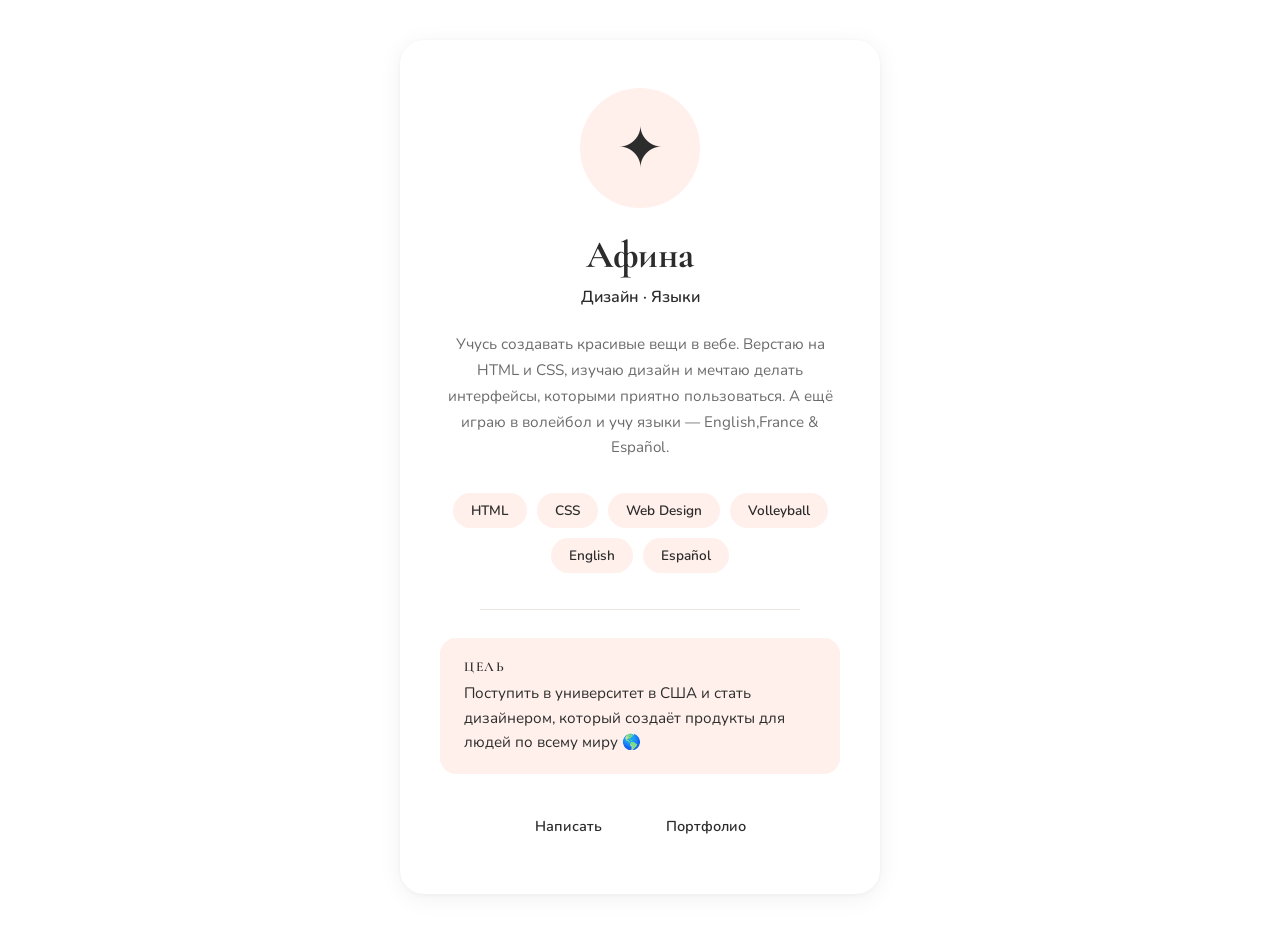
<file: index.html>
<!DOCTYPE html>
<html lang="ru">
<head>
  <meta charset="UTF-8">
  <meta name="viewport" content="width=device-width, initial-scale=1.0">
  <title>Афина — дизайнер и не только</title>

  <!-- Подключаем красивые шрифты из Google Fonts (бесплатно) -->
  <link href="https://fonts.googleapis.com/css2?family=Cormorant+Garamond:wght@400;600;700&family=Nunito:wght@400;600&display=swap" rel="stylesheet">

  <!-- Подключаем наш файл со стилями -->
  <link rel="stylesheet" href="style.css">
</head>
<body>

  <div class="card">

    <!-- Аватар: замени эмодзи на <img src="photo.jpg"> когда будет фото -->
    <div class="avatar">✦</div>

    <h1 class="name">Афина</h1>
    <p class="tagline">Дизайн · Языки</p>

    <p class="bio">
      
      Учусь создавать красивые вещи в вебе. Верстаю на HTML и CSS,
      изучаю дизайн и мечтаю делать интерфейсы, которыми приятно пользоваться.
      А ещё играю в волейбол и учу языки — English,France & Español.
    
    </p>

    <div class="tags">
      <span class="tag">HTML</span>
      <span class="tag">CSS</span>
      <span class="tag">Web Design</span>
      <span class="tag">Volleyball</span>
      <span class="tag">English</span>
      <span class="tag">Español</span>
    </div>

    <div class="divider"></div>

    <div class="dream">
      <div class="dream-label">Цель</div>
      <div class="dream-text">
        Поступить в университет в США и стать дизайнером,
        который создаёт продукты для людей по всему миру 🌎
      </div>
    </div>

    <div class="links">
      <a href="mailto:afina@example.com" class="link">Написать</a>
      <a href="portfolio.html" class="link">Портфолио</a>
    </div>

  </div>

</body>
</html>
</file>
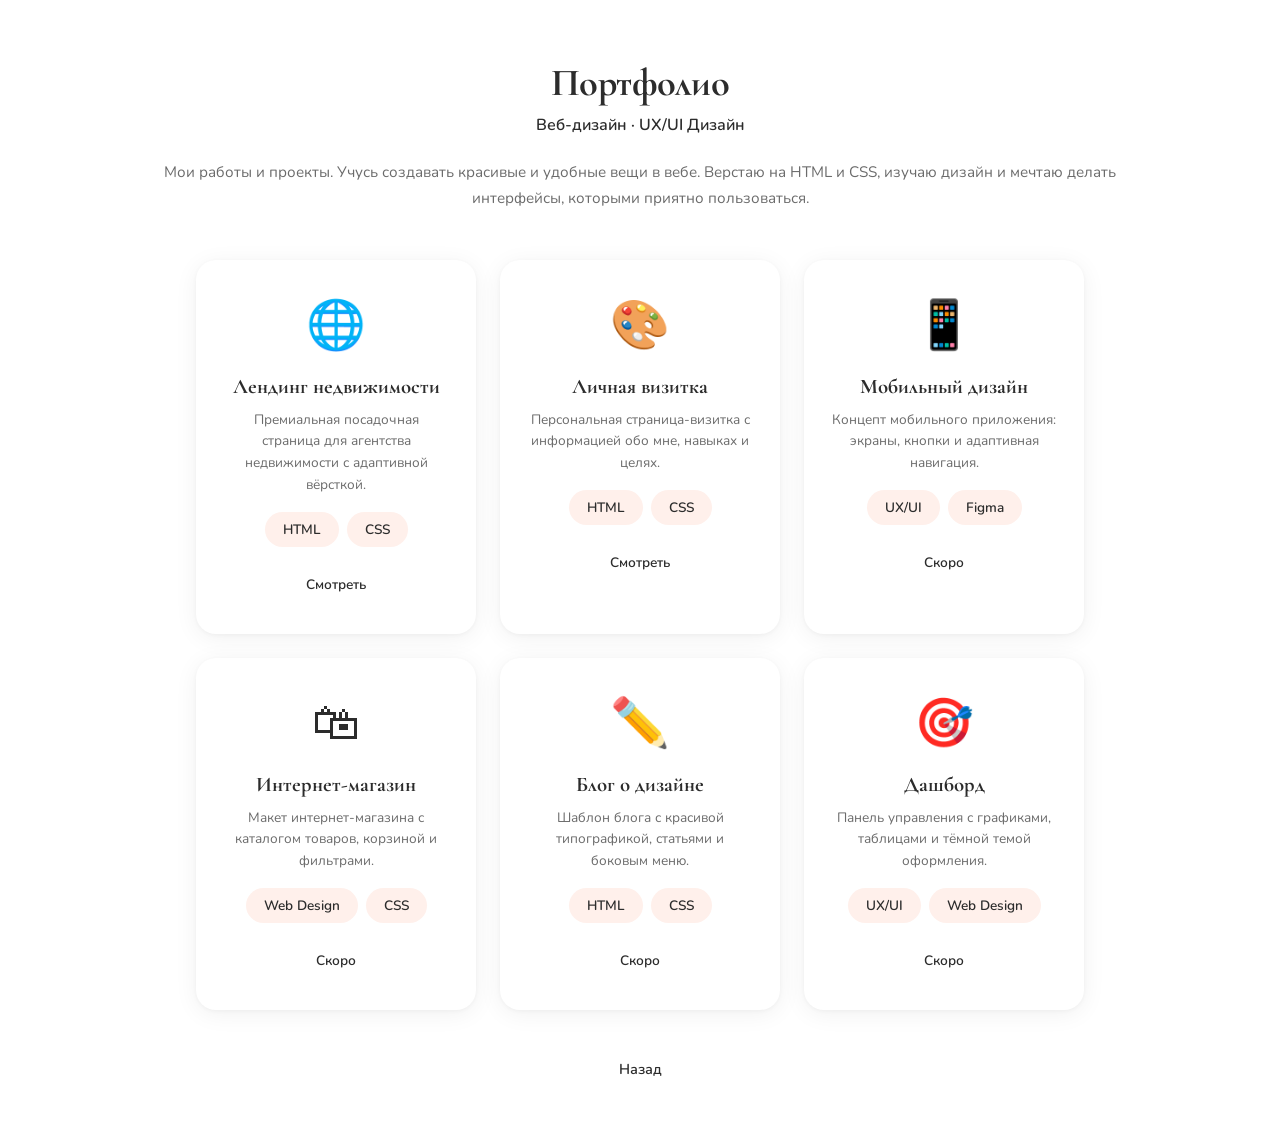
<file: portfolio.html>
<!DOCTYPE html>
<html lang="ru">
<head>
  <meta charset="UTF-8">
  <meta name="viewport" content="width=device-width, initial-scale=1.0">
  <title>Афина — Портфолио</title>

  <!-- Подключаем красивые шрифты из Google Fonts -->
  <link href="https://fonts.googleapis.com/css2?family=Cormorant+Garamond:wght@400;600;700&family=Nunito:wght@400;600&display=swap" rel="stylesheet">

  <!-- Подключаем наш файл со стилями -->
  <link rel="stylesheet" href="style.css">
</head>
<body>

  <!-- Обёртка всей страницы портфолио -->
  <div class="portfolio-page">

    <!-- Заголовок страницы -->
    <header class="portfolio-header">
      <h1 class="name">Портфолио</h1>
      <p class="tagline">Веб-дизайн · UX/UI Дизайн</p>
      <p class="bio">
        Мои работы и проекты. Учусь создавать красивые и удобные вещи в вебе.
        Верстаю на HTML и CSS, изучаю дизайн и мечтаю делать интерфейсы,
        которыми приятно пользоваться.
      </p>
    </header>

    <!-- Сетка карточек на флексах -->
    <div class="portfolio-grid">

      <!-- Карточка 1 -->
      <div class="portfolio-card">
        <div class="portfolio-card-icon">🌐</div>
        <h2 class="portfolio-card-title">Лендинг недвижимости</h2>
        <p class="portfolio-card-desc">
          Премиальная посадочная страница для агентства недвижимости с адаптивной вёрсткой.
        </p>
        <div class="portfolio-card-tags">
          <span class="tag">HTML</span>
          <span class="tag">CSS</span>
        </div>
        <a href="https://v0-premium-real-estate-landing-page.vercel.app/" class="portfolio-card-link">Смотреть</a>
      </div>

      <!-- Карточка 2 -->
      <div class="portfolio-card">
        <div class="portfolio-card-icon">🎨</div>
        <h2 class="portfolio-card-title">Личная визитка</h2>
        <p class="portfolio-card-desc">
          Персональная страница-визитка с информацией обо мне, навыках и целях.
        </p>
        <div class="portfolio-card-tags">
          <span class="tag">HTML</span>
          <span class="tag">CSS</span>
        </div>
        <a href="index.html" class="portfolio-card-link">Смотреть</a>
      </div>

      <!-- Карточка 3 -->
      <div class="portfolio-card">
        <div class="portfolio-card-icon">📱</div>
        <h2 class="portfolio-card-title">Мобильный дизайн</h2>
        <p class="portfolio-card-desc">
          Концепт мобильного приложения: экраны, кнопки и адаптивная навигация.
        </p>
        <div class="portfolio-card-tags">
          <span class="tag">UX/UI</span>
          <span class="tag">Figma</span>
        </div>
        <a href="#" class="portfolio-card-link">Скоро</a>
      </div>

      <!-- Карточка 4 -->
      <div class="portfolio-card">
        <div class="portfolio-card-icon">🛍</div>
        <h2 class="portfolio-card-title">Интернет-магазин</h2>
        <p class="portfolio-card-desc">
          Макет интернет-магазина с каталогом товаров, корзиной и фильтрами.
        </p>
        <div class="portfolio-card-tags">
          <span class="tag">Web Design</span>
          <span class="tag">CSS</span>
        </div>
        <a href="#" class="portfolio-card-link">Скоро</a>
      </div>

      <!-- Карточка 5 -->
      <div class="portfolio-card">
        <div class="portfolio-card-icon">✏️</div>
        <h2 class="portfolio-card-title">Блог о дизайне</h2>
        <p class="portfolio-card-desc">
          Шаблон блога с красивой типографикой, статьями и боковым меню.
        </p>
        <div class="portfolio-card-tags">
          <span class="tag">HTML</span>
          <span class="tag">CSS</span>
        </div>
        <a href="#" class="portfolio-card-link">Скоро</a>
      </div>

      <!-- Карточка 6 -->
      <div class="portfolio-card">
        <div class="portfolio-card-icon">🎯</div>
        <h2 class="portfolio-card-title">Дашборд</h2>
        <p class="portfolio-card-desc">
          Панель управления с графиками, таблицами и тёмной темой оформления.
        </p>
        <div class="portfolio-card-tags">
          <span class="tag">UX/UI</span>
          <span class="tag">Web Design</span>
        </div>
        <a href="#" class="portfolio-card-link">Скоро</a>
      </div>

    </div>

    <!-- Кнопка назад -->
    <div class="portfolio-back">
      <a href="index.html" class="link">Назад</a>
    </div>

  </div>

</body>
</html>
</file>
<file: style.css>
/* ============================================
   ПЕРЕМЕННЫЕ — меняй цвета здесь, 
   и они изменятся ВЕЗДЕ на странице
   ============================================ */
:root {
  --color-bg: CEDADA;           /* фон страницы */
  --color-card: #ffffff;          /* фон карточки */
  --color-accent: CFFFE5;        /* акцентный цвет (бирюзовый) */
  --color-accent-light: #fff0eb;  /* светлый акцент для фона */
  --color-text: #2c2c2c;          /* основной текст */
  --color-text-light: #6b6b6b;   /* второстепенный текст */
  --color-border: #eee5dc;        /* рамки и линии */

  --font-heading: 'Cormorant Garamond', Georgia, serif;  /* шрифт заголовков */
  --font-body: 'Nunito', sans-serif;                      /* шрифт текста */
}

/* ============================================
   СБРОС — убираем стандартные отступы браузера
   ============================================ */
* {
  margin: 0;
  padding: 0;
  box-sizing: border-box;
}

/* ============================================
   BODY — основа страницы
   ============================================ */
body {
  font-family: var(--font-body);
  background-color: var(--color-bg);
  color: var(--color-text);
  min-height: 100vh;

  /* flexbox — центрируем карточку по центру экрана */
  display: flex;
  justify-content: center;   /* по горизонтали */
  align-items: center;       /* по вертикали */
  padding: 40px 20px;
}


/* ============================================
   КАРТОЧКА — главный блок
   ============================================ */
.card {
  background: var(--color-card);
  border-radius: 24px;
  max-width: 480px;
  width: 100%;
  padding: 48px 40px;
  text-align: center;

  /* тень — делает карточку «объёмной» */
  box-shadow:
    0 4px 24px rgba(0, 0, 0, 0.06),
    0 1px 4px rgba(0, 0, 0, 0.04);

  /* анимация появления при загрузке */
  animation: fadeUp 0.8s ease-out;
}

/* Анимация: карточка плавно появляется снизу */
@keyframes fadeUp {
  from {
    opacity: 0;
    transform: translateY(30px);
  }
  to {
    opacity: 1;
    transform: translateY(0);
  }
}

/* ============================================
   АВАТАР — круглое фото/эмодзи
   ============================================ */
.avatar {
  width: 120px;
  height: 120px;
  border-radius: 50%;          /* делает круг из квадрата */
  background: var(--color-accent-light);
  margin: 0 auto 24px;        /* auto по бокам = центрирование */

  /* центрируем содержимое (эмодзи) */
  display: flex;
  justify-content: center;
  align-items: center;
  font-size: 56px;

  /* рамка вокруг аватара */
  border: 3px solid var(--color-accent);
}

/* ============================================
   ТИПОГРАФИКА — заголовки и текст
   ============================================ */
.name {
  font-family: var(--font-heading);
  font-size: 2.4rem;
  font-weight: 700;
  color: var(--color-text);
  margin-bottom: 8px;
  letter-spacing: -0.5px;    /* чуть сближаем буквы — приём дизайнеров */
}

.tagline {
  font-size: 1rem;
  color: var(--color-accent);
  font-weight: 600;
  margin-bottom: 24px;
}

.bio {
  font-size: 0.95rem;
  line-height: 1.7;           /* межстрочный интервал — чем больше, тем легче читать */
  color: var(--color-text-light);
  margin-bottom: 32px;
}

/* ============================================
   ТЕГИ — навыки и интересы
   ============================================ */
.tags {
  display: flex;
  flex-wrap: wrap;             /* переносит теги на новую строку если не влезают */
  justify-content: center;
  gap: 10px;                   /* расстояние между тегами */
  margin-bottom: 36px;
}

.tag {
  background: var(--color-accent-light);
  color: var(--color-accent);
  padding: 8px 18px;
  border-radius: 50px;        /* «таблетка» — большой border-radius на маленьком элементе */
  font-size: 0.85rem;
  font-weight: 600;

  /* плавный переход при наведении */
  transition: all 0.3s ease;
}

/* Эффект при наведении мыши */
.tag:hover {
  background: var(--color-accent);
  color: white;
  transform: translateY(-2px);  /* чуть подпрыгивает вверх */
}

/* ============================================
   РАЗДЕЛИТЕЛЬ
   ============================================ */
.divider {
  height: 1px;
  background: var(--color-border);
  margin: 0 40px 28px;
}

/* ============================================
   ЦЕЛЬ / МЕЧТА — выделенный блок
   ============================================ */
.dream {
  background: var(--color-accent-light);
  border-radius: 16px;
  padding: 20px 24px;
  margin-bottom: 32px;
  border-left: 4px solid var(--color-accent);  /* цветная полоска слева */
  text-align: left;
}

.dream-label {
  font-family: var(--font-heading);
  font-size: 0.85rem;
  font-weight: 600;
  color: var(--color-accent);
  text-transform: uppercase;   /* ЗАГЛАВНЫЕ БУКВЫ */
  letter-spacing: 1.5px;
  margin-bottom: 6px;
}

.dream-text {
  font-size: 0.95rem;
  color: var(--color-text);
  line-height: 1.6;
}

/* ============================================
   ССЫЛКИ / КОНТАКТЫ
   ============================================ */
.links {
  display: flex;
  justify-content: center;
  gap: 16px;
}

.link {
  color: var(--color-accent);
  text-decoration: none;       /* убираем подчёркивание */
  font-weight: 600;
  font-size: 0.9rem;
  padding: 10px 24px;
  border: 2px solid var(--color-accent);
  border-radius: 50px;
  transition: all 0.3s ease;
}
.link:hover {
  background: var(--color-accent);
  color: white;
}

/* ============================================
   ПОРТФОЛИО — страница с карточками работ
   ============================================ */

/* Обёртка страницы портфолио */
.portfolio-page {
  max-width: 960px;
  width: 100%;
  padding: 20px 0;
}

/* Шапка портфолио */
.portfolio-header {
  text-align: center;
  margin-bottom: 48px;
  animation: fadeUp 0.8s ease-out;
}

/* Сетка карточек — flexbox с переносом */
.portfolio-grid {
  display: flex;
  flex-wrap: wrap;            /* карточки переносятся на новую строку */
  gap: 24px;                  /* расстояние между карточками */
  justify-content: center;    /* центрируем карточки */
  margin-bottom: 48px;
}

/* Одна карточка портфолио */
.portfolio-card {
  background: var(--color-card);
  border-radius: 20px;
  padding: 32px 28px;
  width: 280px;               /* фиксированная ширина карточки */
  text-align: center;
  box-shadow:
    0 4px 24px rgba(0, 0, 0, 0.06),
    0 1px 4px rgba(0, 0, 0, 0.04);
  transition: all 0.3s ease;
  animation: fadeUp 0.8s ease-out;
}

/* При наведении карточка чуть поднимается */
.portfolio-card:hover {
  transform: translateY(-6px);
  box-shadow:
    0 12px 36px rgba(0, 0, 0, 0.1),
    0 2px 8px rgba(0, 0, 0, 0.06);
}

/* Задержка анимации для каждой карточки — эффект «волны» */
.portfolio-card:nth-child(1) { animation-delay: 0s; }
.portfolio-card:nth-child(2) { animation-delay: 0.1s; }
.portfolio-card:nth-child(3) { animation-delay: 0.2s; }
.portfolio-card:nth-child(4) { animation-delay: 0.3s; }
.portfolio-card:nth-child(5) { animation-delay: 0.4s; }
.portfolio-card:nth-child(6) { animation-delay: 0.5s; }

/* Иконка-эмодзи в карточке */
.portfolio-card-icon {
  font-size: 48px;
  margin-bottom: 16px;
}

/* Заголовок карточки */
.portfolio-card-title {
  font-family: var(--font-heading);
  font-size: 1.3rem;
  font-weight: 700;
  color: var(--color-text);
  margin-bottom: 10px;
}

/* Описание проекта */
.portfolio-card-desc {
  font-size: 0.85rem;
  line-height: 1.6;
  color: var(--color-text-light);
  margin-bottom: 16px;
}

/* Теги внутри карточки портфолио */
.portfolio-card-tags {
  display: flex;
  flex-wrap: wrap;
  justify-content: center;
  gap: 8px;
  margin-bottom: 20px;
}

/* Кнопка «Смотреть» в карточке */
.portfolio-card-link {
  display: inline-block;
  color: var(--color-accent);
  text-decoration: none;
  font-weight: 600;
  font-size: 0.85rem;
  padding: 8px 20px;
  border: 2px solid var(--color-accent);
  border-radius: 50px;
  transition: all 0.3s ease;
}

.portfolio-card-link:hover {
  background: var(--color-accent);
  color: white;
}

/* Кнопка «Назад» внизу */
.portfolio-back {
  text-align: center;
  animation: fadeUp 0.8s ease-out;
  animation-delay: 0.6s;
}

/* ============================================
   АДАПТИВ — на маленьких экранах (телефоны)
   @media — это как «если экран меньше 480px,
   то применить эти стили»
   ============================================ */
@media (max-width: 480px) {
  .card {
    padding: 36px 24px;
  }

  .name {
    font-size: 2rem;
  }

  .links {
    flex-direction: column;
    gap: 12px;
  }

  /* Карточки портфолио на телефоне — в одну колонку */
  .portfolio-card {
    width: 100%;
  }
}
</file>
